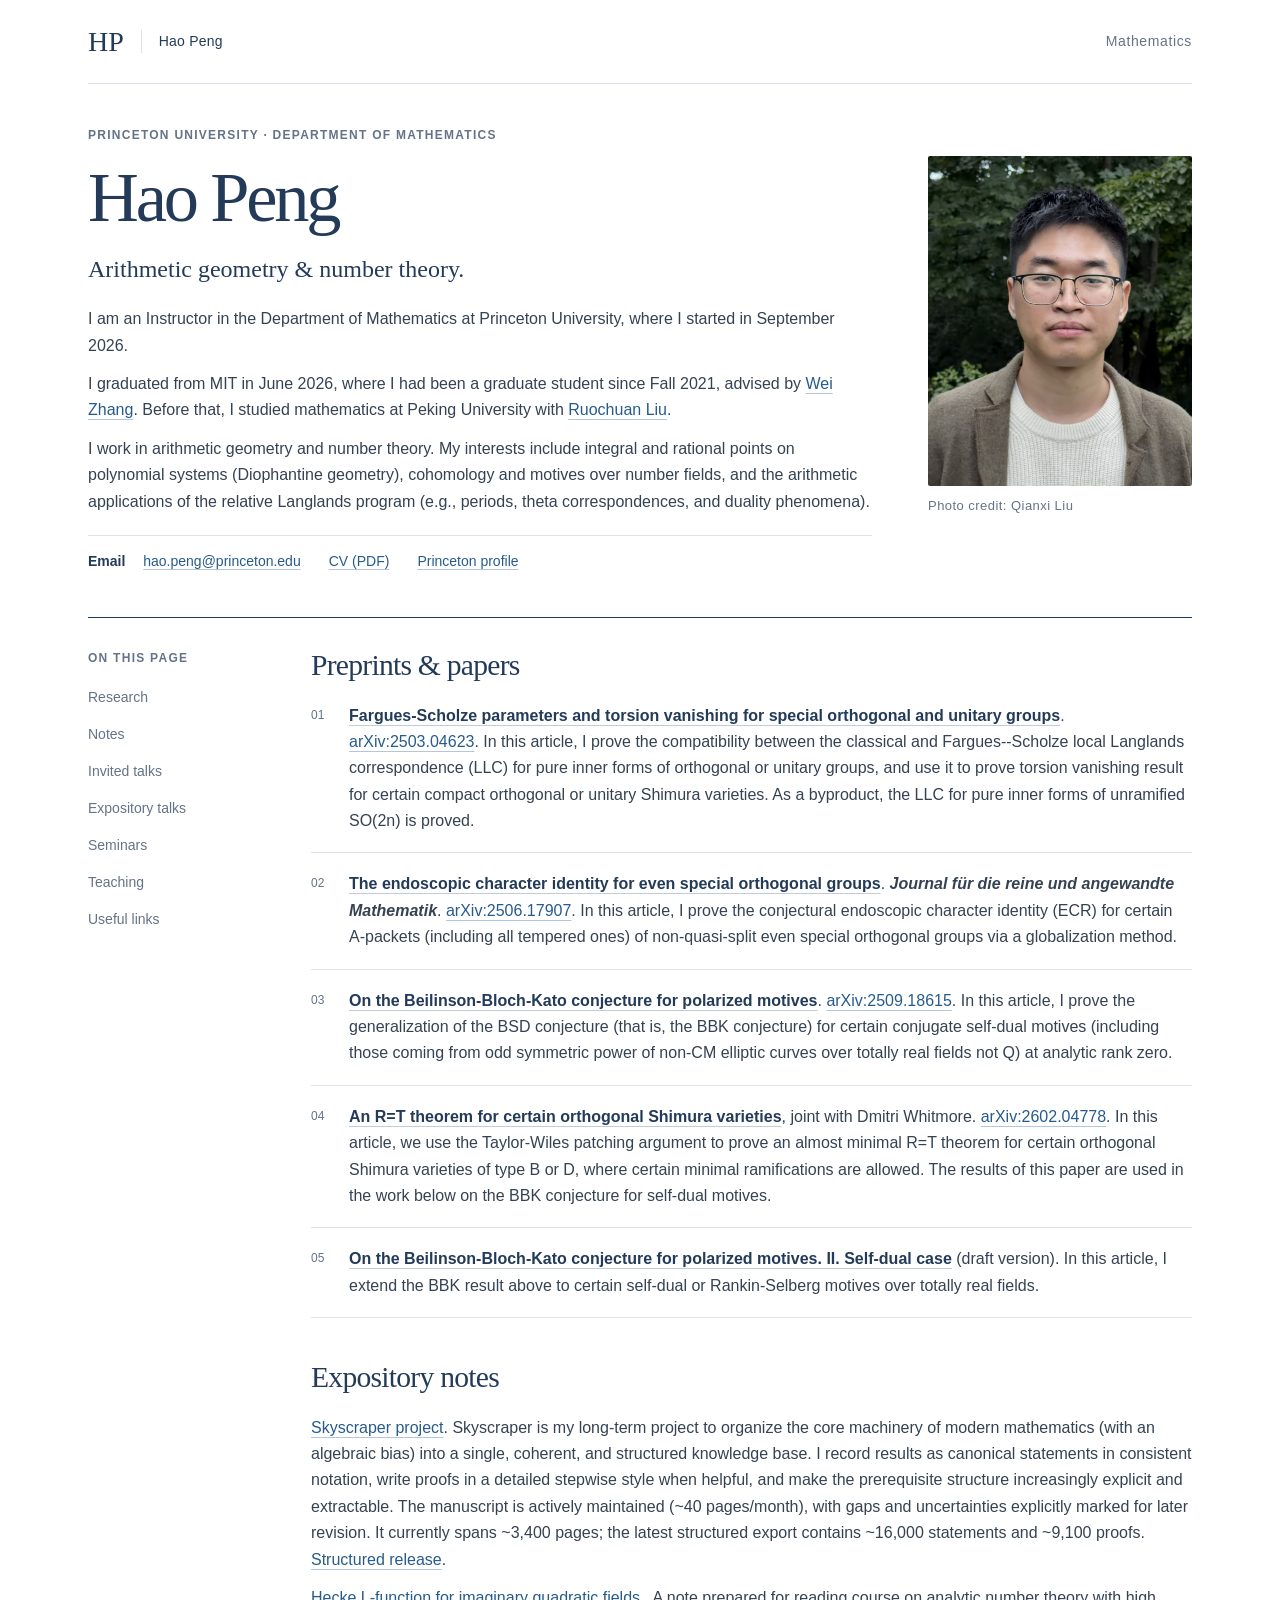
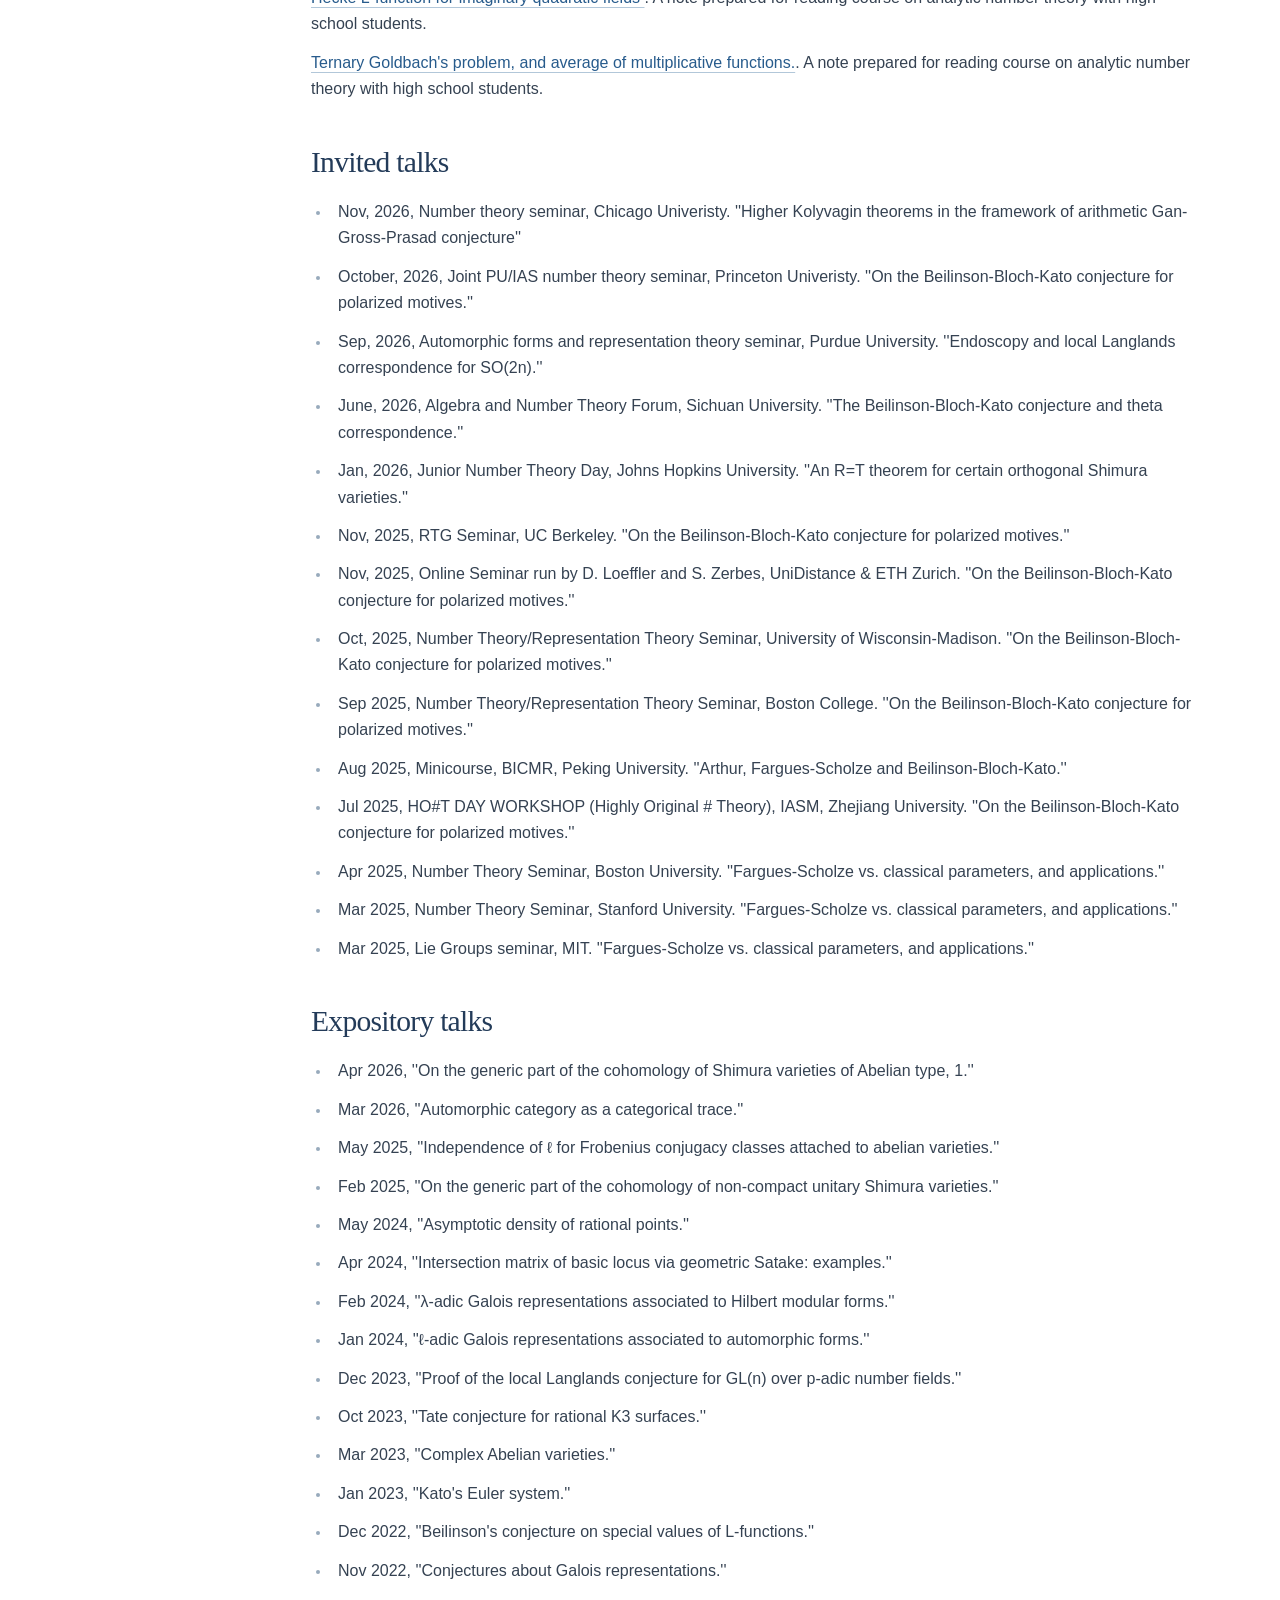
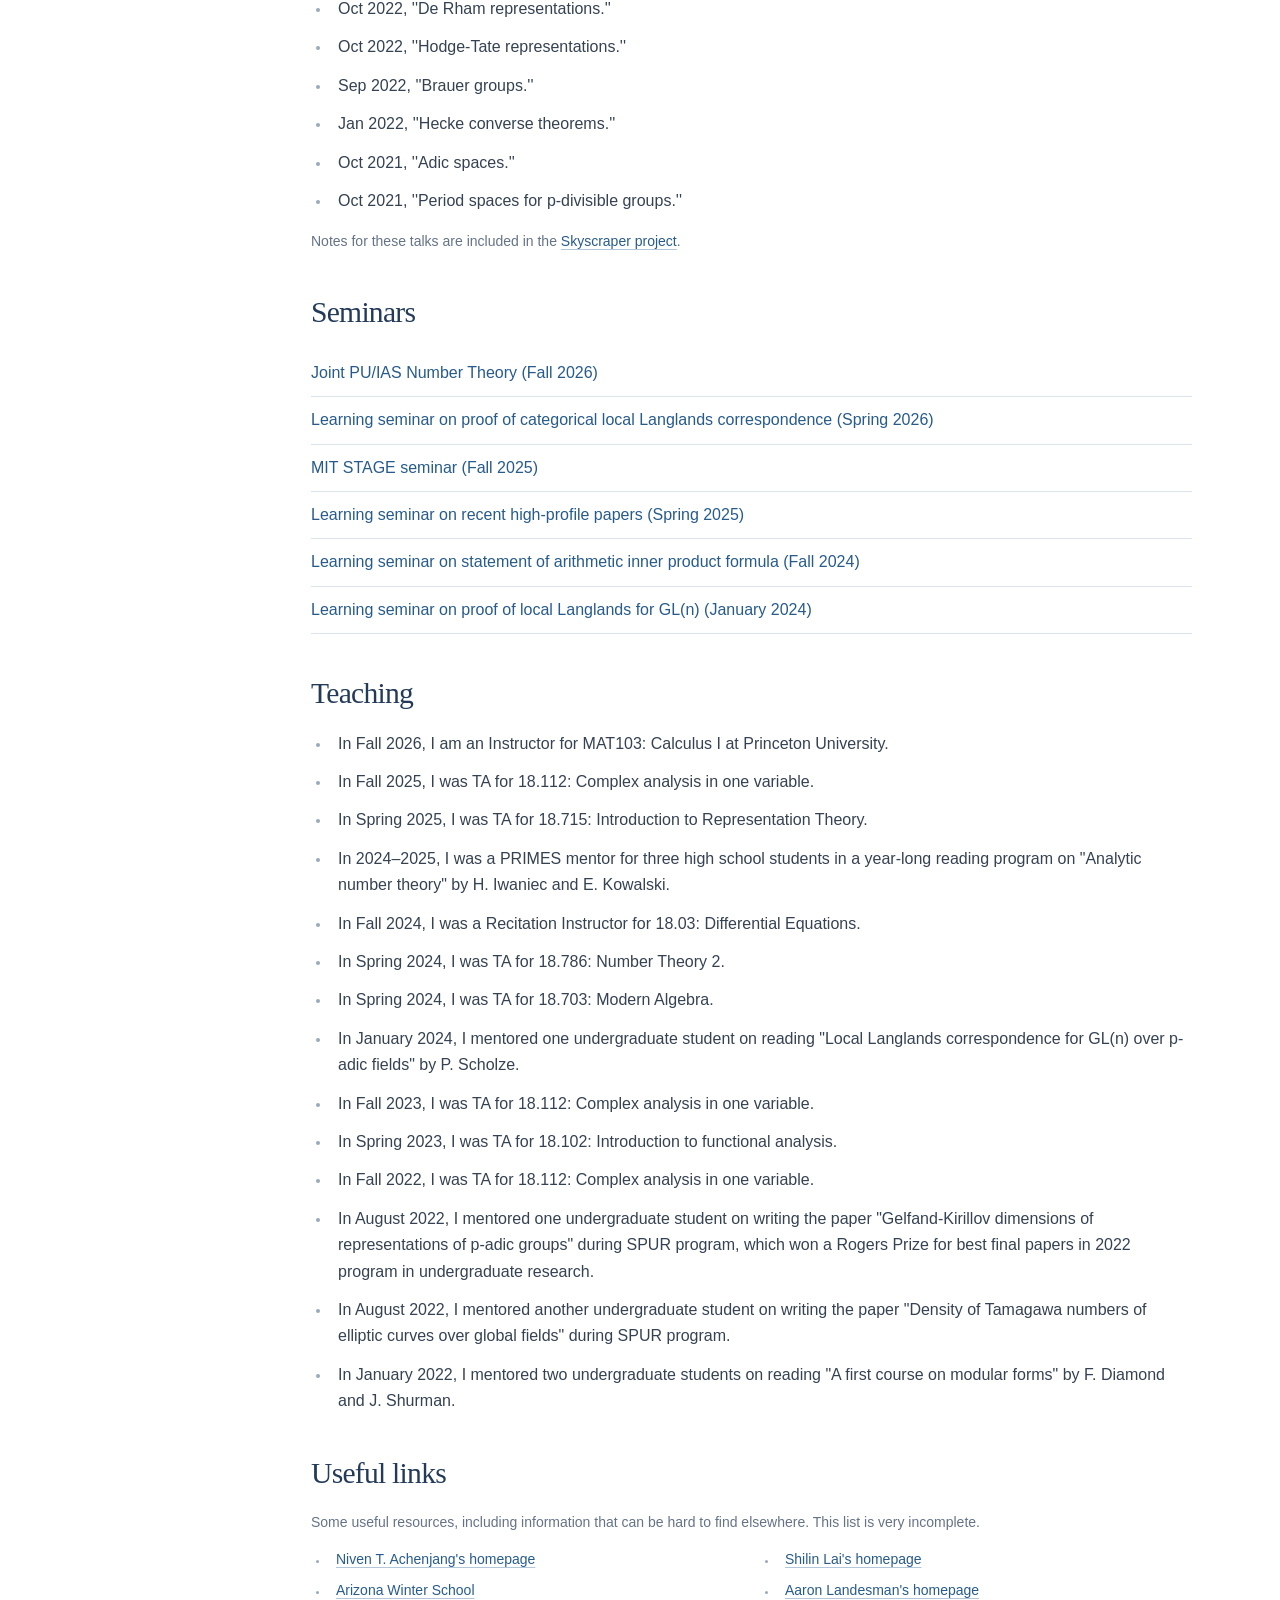
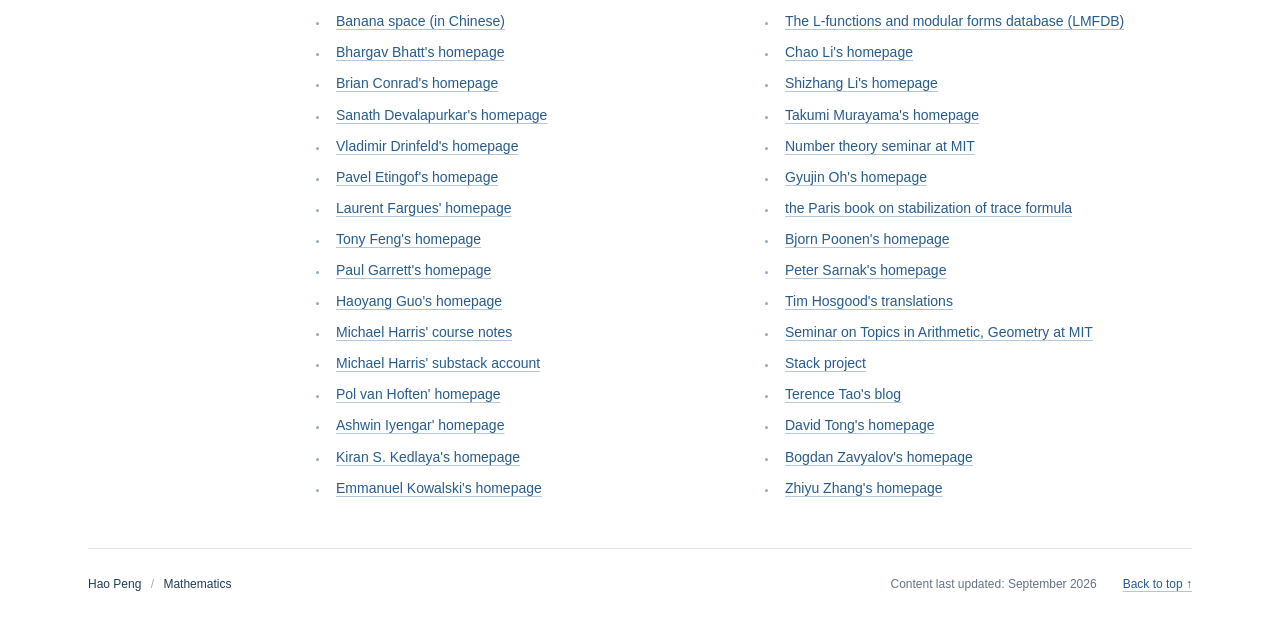
<file: index.html>
<!doctype html>
<html lang="en-US"><head>
<meta charset="utf-8">
<meta name="viewport" content="width=device-width, initial-scale=1">
<title>Hao Peng | Arithmetic Geometry &amp; Number Theory</title>
<meta name="description" content="Hao Peng, Instructor in the Department of Mathematics at Princeton University. Research in arithmetic geometry, number theory, and the Langlands program; papers, expository notes, seminars, and teaching.">
<meta name="theme-color" content="#233b59">
<link rel="icon" type="image/svg+xml" href="data:image/svg+xml,%3Csvg%20xmlns%3D%27http%3A//www.w3.org/2000/svg%27%20viewBox%3D%270%200%2064%2064%27%3E%3Crect%20width%3D%2764%27%20height%3D%2764%27%20rx%3D%278%27%20fill%3D%27%23233b59%27/%3E%3Ctext%20x%3D%2732%27%20y%3D%2743%27%20text-anchor%3D%27middle%27%20fill%3D%27white%27%20font-family%3D%27Georgia%2Cserif%27%20font-size%3D%2735%27%3EH%3C/text%3E%3C/svg%3E">
<link rel="stylesheet" href="styles.css?v=20260911-compact">
<!-- Analytics configuration retained from the supplied website. -->
<script src="https://cdn.usefathom.com/script.js" data-site="CHXLIJWJ" defer></script>
</head>
<body>
<a class="skip-link" href="#main">Skip to content</a>
<div class="site-shell">
<header class="site-header"><a class="wordmark" href="./index.html" aria-label="Hao Peng home">HP<span class="wordmark-rule"></span><span>Hao Peng</span></a><span class="header-label">Mathematics</span></header>
<main id="main">
<section class="hero" id="about" aria-labelledby="name">
<div class="hero-copy"><p class="eyebrow">Princeton University · Department of Mathematics</p><h1 id="name">Hao Peng</h1><p class="research-field">Arithmetic geometry &amp; number theory.</p><div class="about-copy"><p>I am an Instructor in the Department of Mathematics at Princeton University, where I started in September 2026.</p>
<p>I graduated from MIT in June 2026, where I had been a graduate student since Fall 2021, advised by <a href="https://math.mit.edu/directory/profile.html?pid=1998">Wei Zhang</a>. Before that, I studied mathematics at Peking University with <a href="http://faculty.bicmr.pku.edu.cn/~ruochuan/">Ruochuan Liu</a>.</p>
<p>
I work in arithmetic geometry and number theory. My interests include integral and rational points on polynomial systems (Diophantine geometry), cohomology and motives over number fields, and the arithmetic applications of the relative Langlands program (e.g., periods, theta correspondences, and duality phenomena). 
</p>

<!--
<p>In my leisure time, I enjoy writing notes, snowboarding, holdem poker and road trips.</p>
--></div><p class="contact" id="contact"><span class="contact-email"><span class="contact-label">Email</span> <a href="mailto:hao.peng@princeton.edu">hao.peng@princeton.edu</a></span><a class="cv-link" href="Hao_Peng_CV.pdf?v=f455aeb4" target="_blank" rel="noopener">CV (PDF)</a><a href="https://www.math.princeton.edu/people/hao-peng" target="_blank" rel="noopener">Princeton profile</a></p></div>
<figure class="portrait"><img src="park.jpeg" alt="Portrait of Hao Peng outdoors" width="1920" height="2560" fetchpriority="high"><figcaption>Photo credit: Qianxi Liu</figcaption></figure>
</section>
<div class="content-layout"><aside class="contents"><nav aria-label="On this page"><p class="eyebrow">On this page</p><a href="#research">Research</a>
<a href="#notes">Notes</a>
<a href="#invited-talks">Invited talks</a>
<a href="#expository-talks">Expository talks</a>
<a href="#seminars">Seminars</a>
<a href="#teaching">Teaching</a>
<a href="#links">Useful links</a></nav></aside><div class="sections"><section id="research" aria-labelledby="research-heading"><h2 id="research-heading">Preprints & papers</h2><ul>
    <li>
        <a href="FS_compatibility.pdf">Fargues-Scholze parameters and torsion vanishing for special orthogonal and unitary groups</a>. <a href="http://arxiv.org/abs/2503.04623">arXiv:2503.04623</a>. In this article, I prove the compatibility between the classical and Fargues--Scholze local Langlands correspondence (LLC) for pure inner forms of orthogonal or unitary groups, and use it to prove torsion vanishing result for certain compact orthogonal or unitary Shimura varieties. As a byproduct, the LLC for pure inner forms of unramified SO(2n) is proved.
    </li>
    <li>
        <a href="ECR-even-orthogonal.pdf">The endoscopic character identity for even special orthogonal groups</a>. <b><cite lang="de">Journal f&uuml;r die reine und angewandte Mathematik</cite></b>. <a href="https://arxiv.org/abs/2506.17907">arXiv:2506.17907</a>. In this article, I prove the conjectural endoscopic character identity (ECR) for certain A-packets (including all tempered ones) of non-quasi-split even special orthogonal groups via a globalization method.
    </li>
    <li>
        <a href="On%20the%20Beilinson-Bloch-Kato%20conjecture%20for%20polarized%20motives.pdf"> On the Beilinson-Bloch-Kato conjecture for polarized motives</a>. <a href="http://arxiv.org/abs/2509.18615">arXiv:2509.18615</a>. In this article, I prove the generalization of the BSD conjecture (that is, the BBK conjecture) for certain conjugate self-dual motives (including those coming from odd symmetric power of non-CM elliptic curves over totally real fields not Q) at analytic rank zero.
    </li>
    <li>
        <a href="R_T_orthogonal.pdf">An R=T theorem for certain orthogonal Shimura varieties</a>, joint with Dmitri Whitmore.  <a href="https://arxiv.org/abs/2602.04778">arXiv:2602.04778</a>. In this article, we use the Taylor-Wiles patching argument to prove an almost minimal R=T theorem for certain orthogonal Shimura varieties of type B or D, where certain minimal ramifications are allowed. The results of this paper are used in the work below on the BBK conjecture for self-dual motives.
    </li>
    <li>
        <a href="BBK_orthogonal.pdf">On the Beilinson-Bloch-Kato conjecture for polarized motives. II. Self-dual case</a> (draft version). In this article, I extend the BBK result above to certain self-dual or Rankin-Selberg motives over totally real fields.
    </li>
</ul></section><section id="notes" aria-labelledby="notes-heading"><h2 id="notes-heading">Expository notes</h2><ul>
    <li>
        <a href="skyscraper.pdf" target="_blank" rel="noopener">Skyscraper project</a>.
        Skyscraper is my long-term project to organize the core machinery of modern mathematics (with an algebraic bias) into a single, coherent, and structured knowledge base. I record results as canonical statements in consistent notation, write proofs in a detailed stepwise style when helpful, and make the prerequisite structure increasingly explicit and extractable. The manuscript is actively maintained (~40 pages/month), with gaps and uncertainties explicitly marked for later revision. It currently spans ~3,400 pages; the latest structured export contains ~16,000 statements and ~9,100 proofs.
        <a href="skyscraper-structured-release-2026-03-05.zip" target="_blank" rel="noopener">Structured release</a>.
    </li>
    <li>
        <a href="Hecke_L_Imaginary_Quadratic.pdf"> Hecke L-function for imaginary quadratic fields </a>. A note prepared for reading course on analytic number theory with high school students.
    </li>
    <li>
        <a href="20240915.pdf"> Ternary Goldbach's problem, and average of multiplicative functions.</a>. A note prepared for reading course on analytic number theory with high school students.
    </li>
</ul></section><section id="invited-talks" aria-labelledby="invited-talks-heading"><h2 id="invited-talks-heading">Invited talks</h2><ul>
    <li>
        Nov, 2026, Number theory seminar, Chicago Univeristy. ''Higher Kolyvagin theorems in the framework of arithmetic Gan-Gross-Prasad conjecture''
    </li>
    <li>
        October, 2026, Joint PU/IAS number theory seminar, Princeton Univeristy. ''On the Beilinson-Bloch-Kato conjecture for polarized motives.''
    </li>
    <li>
        Sep, 2026, Automorphic forms and representation theory seminar, Purdue University. ''Endoscopy and local Langlands correspondence for SO(2n).''
    </li>
    <li>
        June, 2026, Algebra and Number Theory Forum, Sichuan University. ''The Beilinson-Bloch-Kato conjecture and theta correspondence.''
    </li>
    <li>
        Jan, 2026, Junior Number Theory Day, Johns Hopkins University. ''An R=T theorem for certain orthogonal Shimura varieties.''
    </li>
    
    <li>
        Nov, 2025, RTG Seminar, UC Berkeley. ''On the Beilinson-Bloch-Kato conjecture for polarized motives.''
    </li>
    <li>
        Nov, 2025, Online Seminar run by D. Loeffler and S. Zerbes, UniDistance & ETH Zurich. ''On the Beilinson-Bloch-Kato conjecture for polarized motives.''
    </li>
    <li>
        Oct, 2025, Number Theory/Representation Theory Seminar, University of Wisconsin-Madison. ''On the Beilinson-Bloch-Kato conjecture for polarized motives.''
    </li>
    <li>
        Sep 2025, Number Theory/Representation Theory Seminar, Boston College. ''On the Beilinson-Bloch-Kato conjecture for polarized motives.''
    </li>
    <li>
        Aug 2025, Minicourse, BICMR, Peking University. ''Arthur, Fargues-Scholze and Beilinson-Bloch-Kato.''
    </li>
    <li>
        Jul 2025, HO#T DAY WORKSHOP (Highly Original # Theory), IASM, Zhejiang University. ''On the Beilinson-Bloch-Kato conjecture for polarized motives.''
    </li>
    <li>
        Apr 2025, Number Theory Seminar, Boston University. ''Fargues-Scholze vs. classical parameters, and applications.''
    </li>
    <li>
        Mar 2025, Number Theory Seminar, Stanford University. ''Fargues-Scholze vs. classical parameters, and applications.''
    </li>
    <li>
        Mar 2025, Lie Groups seminar, MIT. ''Fargues-Scholze vs. classical parameters, and applications.''
    </li>
</ul></section><section id="expository-talks" aria-labelledby="expository-talks-heading"><h2 id="expository-talks-heading">Expository talks</h2><ul>
    <li>
        Apr 2026, ''On the generic part of the cohomology of Shimura varieties of Abelian type, 1.''
    </li>
    <li>
        Mar 2026, ''Automorphic category as a categorical trace.''
    </li>
    <li>
        May 2025, ''Independence of ℓ for Frobenius conjugacy classes attached to abelian varieties.''
    </li>
    <li>
        Feb 2025, ''On the generic part of the cohomology of non-compact unitary Shimura varieties.''
    </li>
    <li>
        May 2024, ''Asymptotic density of rational points.''
    </li>
    <li>
        Apr 2024, ''Intersection matrix of basic locus via geometric Satake: examples.''
    </li>
    <li>
        Feb 2024, ''λ-adic Galois representations associated to Hilbert modular forms.''
    </li>
    <li>
        Jan 2024, ''ℓ-adic Galois representations associated to automorphic forms.''
    </li>
    <li>
        Dec 2023, ''Proof of the local Langlands conjecture for GL(n) over p-adic number fields.''
    </li>
    <li>
        Oct 2023, ''Tate conjecture for rational K3 surfaces.''
    </li>
    <li>
        Mar 2023, ''Complex Abelian varieties.''
    </li>
    <li>
        Jan 2023, ''Kato's Euler system.''
    </li>
    <li>
        Dec 2022, ''Beilinson's conjecture on special values of L-functions.''
    </li>
    <li>
        Nov 2022, ''Conjectures about Galois representations.''
    </li>
    <li>
        Oct 2022, ''De Rham representations.''
    </li>
    <li>
        Oct 2022, ''Hodge-Tate representations.''
    </li>
    <li>
        Sep 2022, ''Brauer groups.''
    </li>
    <li>
        Jan 2022, ''Hecke converse theorems.''
    </li>
    <li>
        Oct 2021, ''Adic spaces.''
    </li>
    <li>
        Oct 2021, ''Period spaces for p-divisible groups.''
    </li>
    
</ul><p class="section-note">Notes for these talks are included in the <a href="skyscraper.pdf">Skyscraper project</a>.</p></section><section id="seminars" aria-labelledby="seminars-heading"><h2 id="seminars-heading">Seminars</h2><ul>
<li>
    <a href="https://www.math.princeton.edu/events/seminars/joint-puias-number-theory">Joint PU/IAS Number Theory (Fall 2026)</a>
</li>
<li>
    
            <a href="https://sites.google.com/view/26spring-cllc/home">Learning seminar on proof of categorical local Langlands correspondence (Spring 2026)</a>
        
</li>
<li>
    
          <a href="https://math.mit.edu/nt/">MIT STAGE seminar (Fall 2025)</a>
        
</li>
<li>
    
          <a href="./learning-seminar.html">Learning seminar on recent high-profile papers (Spring 2025)</a>
        
</li>
<li>
    
          <a href="./AIPF-seminar.html">Learning seminar on statement of arithmetic inner product formula (Fall 2024)</a>
        
</li>
<li>
    
          <a href="./LLC-seminar.html">Learning seminar on proof of local Langlands for GL(n) (January 2024)</a>
        
</li>
</ul></section><section id="teaching" aria-labelledby="teaching-heading"><h2 id="teaching-heading">Teaching</h2><ul>
    <li>
        In Fall 2026, I am an Instructor for MAT103: Calculus I at Princeton University.
    </li>
    <li>
        In Fall 2025, I was TA for 18.112: Complex analysis in one variable.
    </li>
    <li>
        In Spring 2025, I was TA for 18.715: Introduction to Representation Theory.
    </li>
    <li>
        In 2024–2025, I was a PRIMES mentor for three high school students in a year-long reading program on "Analytic number theory" by H. Iwaniec and E. Kowalski.
    </li>
    <li>
        In Fall 2024, I was a Recitation Instructor for 18.03: Differential Equations.
    </li>
    <li>
        In Spring 2024, I was TA for 18.786: Number Theory 2.
    </li>
    <li>
        In Spring 2024, I was TA for 18.703: Modern Algebra.
    </li>
    <li>
        In January 2024, I mentored one undergraduate student on reading "Local Langlands correspondence for GL(n) over p-adic fields" by P. Scholze.
    </li>
    <li>
        In Fall 2023, I was TA for 18.112: Complex analysis in one variable.
    </li>
    <li>
        In Spring 2023, I was TA for 18.102: Introduction to functional analysis.
    </li>
    <li>
        In Fall 2022, I was TA for 18.112: Complex analysis in one variable.
    </li>
    <li>
        In August 2022, I mentored one undergraduate student on writing the paper "Gelfand-Kirillov dimensions of representations of p-adic groups" during SPUR program, which won a Rogers Prize for best final papers in 2022 program in undergraduate research.
    </li>
    <li>
        In August 2022, I mentored another undergraduate student on writing the paper "Density of Tamagawa numbers of elliptic curves over global fields" during SPUR program.
    </li>
    <li>
        In January 2022, I mentored two undergraduate students on reading "A first course on modular forms" by F. Diamond and J. Shurman.
    </li>
</ul></section><section id="links" aria-labelledby="links-heading"><h2 id="links-heading">Useful links</h2><p>Some useful resources, including information that can be hard to find elsewhere. This list is very incomplete.</p>
<ul>
    <li>
        <a href="https://www.mit.edu/~NivenT/">Niven T. Achenjang's homepage</a>
    </li>
    <li>
        <a href="https://swc-math.github.io/aws/index.html">Arizona Winter School</a>
    </li>
    <li>
        <a href="https://www.bananaspace.org/wiki/首页">Banana space (in Chinese)</a>
    </li>
    <li>
        <a href="https://www.math.ias.edu/~bhatt/">Bhargav Bhatt's homepage</a>
    </li>
    <li>
        <a href="http://math.stanford.edu/~conrad/">Brian Conrad's homepage</a>
    </li>
    <li>
        <a href="https://sanathdevalapurkar.github.io">Sanath Devalapurkar's homepage</a>
    </li>
    <li>
        <a href="https://math.uchicago.edu/~drinfeld/">Vladimir Drinfeld's homepage</a>
    </li>
    <li>
        <a href="https://math.mit.edu/~etingof/teaching.html">Pavel Etingof's homepage</a>
    </li>
    <li>
        <a href="https://webusers.imj-prg.fr/~laurent.fargues/index.html">Laurent Fargues' homepage</a>
    </li>
    <li>
        <a href="https://math.berkeley.edu/~fengt/">Tony Feng's homepage</a>
    </li>
    <li>
        <a href="https://www-users.cse.umn.edu/~garrett/m/v/">Paul Garrett's homepage</a>
    </li>
    <li>
        <a href="https://sites.google.com/umich.edu/hyg">Haoyang Guo's homepage</a>
    </li>
    <li>
        <a href="https://webusers.imj-prg.fr/~michael.harris/courses.html">Michael Harris' course notes</a>
    </li>
    <li>
        <a href="https://substack.com/profile/5280963-michael-harris">Michael Harris' substack account</a>
    </li>
    <li>
        <a href="https://polvanhoften2.github.io">Pol van Hoften' homepage</a>
    </li>
    <li>
        <a href="https://ashwiniyengar.github.io/notes/">Ashwin Iyengar' homepage</a>
    </li>
    <li>
        <a href="https://mathweb.ucsd.edu/~kedlaya/cgi-bin/confs.cgi">Kiran S. Kedlaya's homepage</a>
    </li>
    <li>
        <a href="https://people.math.ethz.ch/~kowalski/">Emmanuel Kowalski's homepage</a>
    </li>
    <li>
        <a href="https://web.ma.utexas.edu/users/sl55444/">Shilin Lai's homepage</a>
    </li>
    <li>
        <a href="https://people.math.harvard.edu/~landesman/notes.html">Aaron Landesman's homepage</a>
    </li>
    <li>
        <a href="http://www.lmfdb.org">The L-functions and modular forms database (LMFDB)</a>
    </li>
    <li>
        <a href="http://www.math.columbia.edu/~chaoli/">Chao Li's homepage</a>
    </li>
    <li>
        <a href="http://shizhang.li/about%20me.html">Shizhang Li's homepage</a>
    </li>
    <li>
        <a href="https://www.math.purdue.edu/~murayama/">Takumi Murayama's homepage</a>
    </li>
    <li>
        <a href="https://math.mit.edu/nt/">Number theory seminar at MIT</a>
    </li>
    <li>
        <a href="https://math.columbia.edu/~gyujinoh/">Gyujin Oh's homepage</a>
    </li>
    <li>
        <a href="https://www.imj-prg.fr/fa/bpFiles/">the Paris book on stabilization of trace formula</a>
    </li>
    <li>
        <a href="https://math.mit.edu/~poonen/">Bjorn Poonen's homepage</a>
    </li>
    <li>
        <a href="http://publications.ias.edu/sarnak">Peter Sarnak's homepage</a>
    </li>
    <li>
        <a href="https://thosgood.com/translations/">Tim Hosgood's translations</a>
    </li>
    <li>
        <a href="https://math.mit.edu/nt/stage.html">Seminar on Topics in Arithmetic, Geometry at MIT</a>
    </li>
    <li>
        <a href="https://stacks.math.columbia.edu">Stack project</a>
    </li>
    <li>
        <a href="https://terrytao.wordpress.com">Terence Tao's blog</a>
    </li>
    <li>
        <a href="https://www.damtp.cam.ac.uk/user/tong/teaching.html">David Tong's homepage</a>
    </li>
    <li>
        <a href="https://bogdanzavyalov.com">Bogdan Zavyalov's homepage</a>
    </li>
    <li>
        <a href="https://stanford.edu/~zyuzhang/">Zhiyu Zhang's homepage</a>
    </li>
</ul></section></div></div>
</main>
<footer><span>Hao Peng <span class="footer-divider">/</span> Mathematics</span><span>Content last updated: September 2026</span><a href="#about">Back to top ↑</a></footer>
</div></body></html>
</file>
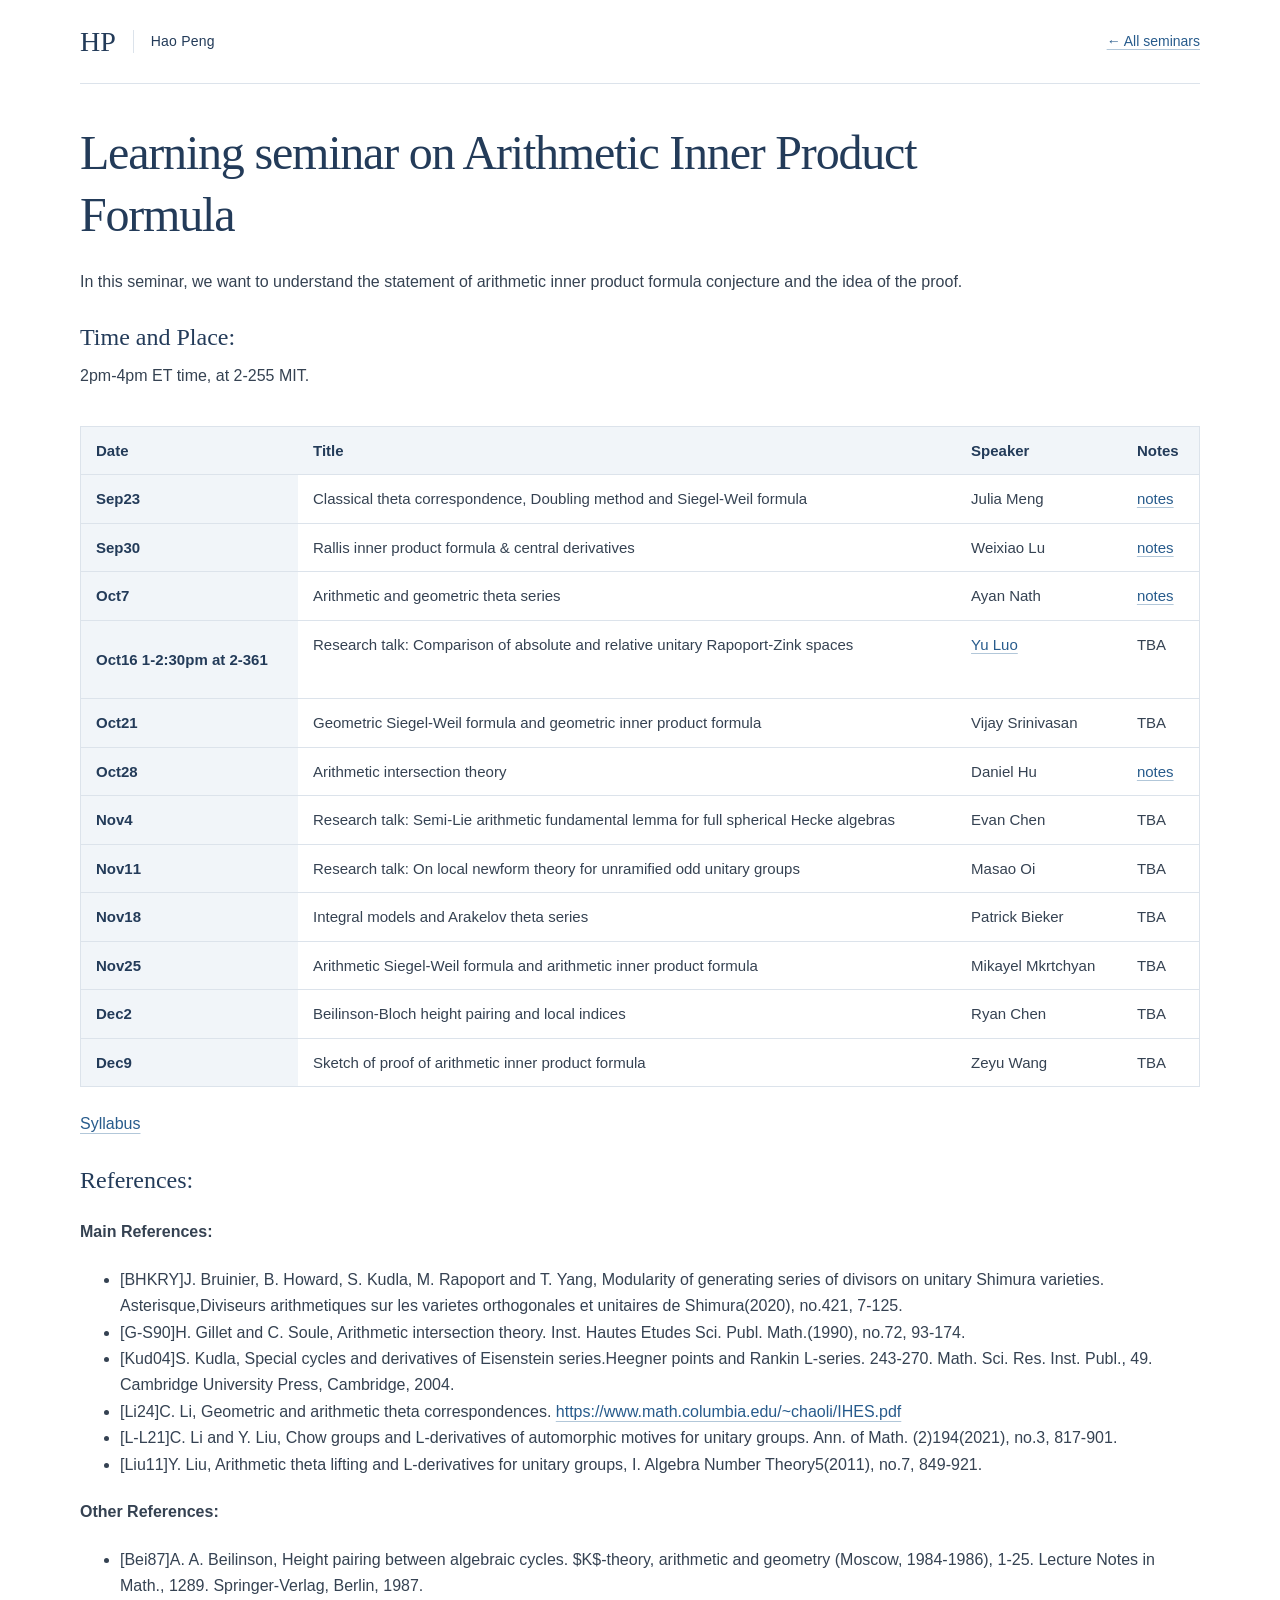
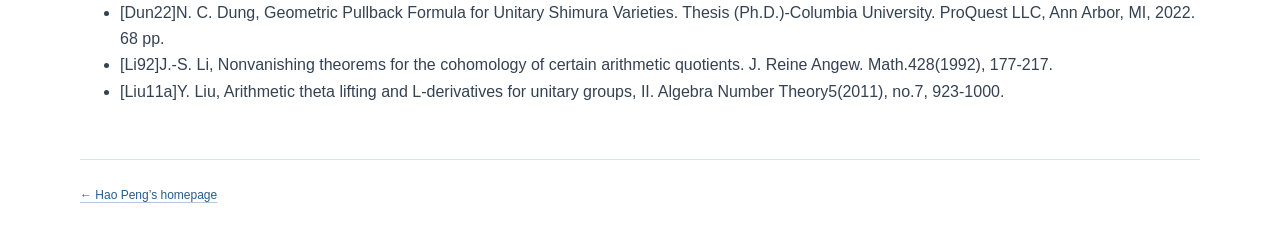
<file: AIPF-seminar.html>
<!doctype html>
<html lang="en-US"><head>
<meta charset="utf-8">
<meta name="viewport" content="width=device-width, initial-scale=1">
<title>Learning seminar on Arithmetic Inner Product Formula | Hao Peng</title>
<meta name="description" content="Learning seminar on Arithmetic Inner Product Formula">
<meta name="theme-color" content="#233b59">
<link rel="icon" type="image/svg+xml" href="data:image/svg+xml,%3Csvg%20xmlns%3D%27http%3A//www.w3.org/2000/svg%27%20viewBox%3D%270%200%2064%2064%27%3E%3Crect%20width%3D%2764%27%20height%3D%2764%27%20rx%3D%278%27%20fill%3D%27%23233b59%27/%3E%3Ctext%20x%3D%2732%27%20y%3D%2743%27%20text-anchor%3D%27middle%27%20fill%3D%27white%27%20font-family%3D%27Georgia%2Cserif%27%20font-size%3D%2735%27%3EH%3C/text%3E%3C/svg%3E">
<link rel="stylesheet" href="styles.css?v=20260911-compact">
<!-- Analytics configuration retained from the supplied website. -->
<script src="https://cdn.usefathom.com/script.js" data-site="CHXLIJWJ" defer></script>
</head><body><a class="skip-link" href="#main">Skip to content</a><div class="seminar-shell"><header class="site-header"><a class="wordmark" href="./index.html">HP<span class="wordmark-rule"></span><span>Hao Peng</span></a><a class="back-home" href="./index.html#seminars">← All seminars</a></header><main class="seminar-content" id="main"><h1>Learning seminar on Arithmetic Inner Product Formula</h1>

In this seminar, we want to understand the statement of arithmetic inner product formula conjecture and the idea of the proof.

<h3>Time and Place:</h3>2pm-4pm ET time, at 2-255 MIT.

<br><br>

    <div class="table-scroll" tabindex="0" role="region" aria-label="Seminar schedule"><table>
        <tr>
            <th>Date</th>
            <th>Title</th>
            <th>Speaker</th>
            <th>Notes</th>
        </tr>
        <tr>
            <th>Sep23</th>
            <td>Classical theta correspondence, Doubling method and Siegel-Weil formula</td>
            <td>Julia Meng</td>
            <td><a href="theta_correspondence_and_siegel_weil_Julia_Meng.pdf">notes</a></td>
        </tr>
        <tr>
            <th>Sep30</th>
            <td>Rallis inner product formula & central derivatives</td>
            <td>Weixiao Lu</td>
            <td><a href="Rallis_inner_product_formula_Weixiao_Lu.pdf">notes</a></td>
        </tr>
        <tr>
            <th>Oct7</th>
            <td>Arithmetic and geometric theta series</td>
            <td>Ayan Nath</td>
            <td><a href="https://ayan7744.github.io/theta-series.pdf">notes</a></td>
        </tr>
        <tr>
            <th><p>Oct16 1-2:30pm at 2-361</p></th>
            <td>Research talk: Comparison of absolute and relative unitary Rapoport-Zink spaces</td>
            <td><a href="https://people.math.wisc.edu/~yluo237/">Yu Luo</a></td>
            <td>TBA</td>
        </tr>
        <tr>
            <th>Oct21</th>
            <td>Geometric Siegel-Weil formula and geometric inner product formula</td>
            <td>Vijay Srinivasan</td>
            <td>TBA</td>
        </tr>
        <tr>
            <th>Oct28</th>
            <td>Arithmetic intersection theory</td>
            <td>Daniel Hu</td>
            <td><a href="Arithmetic_intersection_theory_Daniel_Hu.pdf">notes</td>
        </tr>
        
        <tr>
            <th>Nov4</th>
            <td>Research talk: Semi-Lie arithmetic fundamental lemma for full spherical Hecke algebras</td>
            <td>Evan Chen</td>
            <td>TBA</td>
        </tr>
        <tr>
            <th>Nov11</th>
            <td>Research talk: On local newform theory for unramified odd unitary groups</td>
            <td>Masao Oi</td>
            <td>TBA</td>
        </tr>
        <tr>
            <th>Nov18</th>
            <td>Integral models and Arakelov theta series</td>
            <td>Patrick Bieker</td>
            <td>TBA</td>
        </tr>
        <tr>
            <th>Nov25</th>
            <td>Arithmetic Siegel-Weil formula and arithmetic inner product formula</td>
            <td>Mikayel Mkrtchyan</td>
            <td>TBA</td>
        </tr>
        <tr>
            <th>Dec2</th>
            <td>Beilinson-Bloch height pairing and local indices</td>
            <td>Ryan Chen</td>
            <td>TBA</td>
        </tr>
        <tr>
            <th>Dec9</th>
            <td>Sketch of proof of arithmetic inner product formula</td>
            <td>Zeyu Wang</td>
            <td>TBA</td>
        </tr>
    </table></div>


<a href="AIPF-seminar.pdf"> Syllabus </a>
    
<h3>References:</h3>

<h4>Main References:</h4>

<ul>
    
    <li>
        [BHKRY]J. Bruinier, B. Howard, S. Kudla, M. Rapoport and T. Yang, Modularity of generating series of divisors on unitary Shimura varieties. Asterisque,Diviseurs arithmetiques sur les varietes orthogonales et unitaires de Shimura(2020), no.421, 7-125.
    </li>
    <li>
        [G-S90]H. Gillet and C. Soule, Arithmetic intersection theory. Inst. Hautes Etudes Sci. Publ. Math.(1990), no.72, 93-174.
    </li>
    <li>
        [Kud04]S. Kudla, Special cycles and derivatives of Eisenstein series.Heegner points and Rankin L-series. 243-270. Math. Sci. Res. Inst. Publ., 49. Cambridge University Press, Cambridge, 2004.
    </li>
    <li>
        [Li24]C. Li, Geometric and arithmetic theta correspondences. <a href="https://www.math.columbia.edu/~chaoli/IHES.pdf">https://www.math.columbia.edu/~chaoli/IHES.pdf</a>
    </li>
    <li>
        [L-L21]C. Li and Y. Liu, Chow groups and L-derivatives of automorphic motives for unitary groups. Ann. of Math. (2)194(2021), no.3, 817-901.
    </li>
    <li>
        [Liu11]Y. Liu, Arithmetic theta lifting and L-derivatives for unitary groups, I. Algebra Number Theory5(2011), no.7, 849-921.
    </li>
</ul>

<h4>Other References:</h4>
<ul>
    <li>
        [Bei87]A. A. Beilinson, Height pairing between algebraic cycles. $K$-theory, arithmetic and geometry (Moscow, 1984-1986), 1-25. Lecture Notes in Math., 1289. Springer-Verlag, Berlin, 1987.
    </li>
    <li>
        [Dun22]N. C. Dung, Geometric Pullback Formula for Unitary Shimura Varieties. Thesis (Ph.D.)-Columbia University. ProQuest LLC, Ann Arbor, MI, 2022. 68 pp.
    </li>
    <li>
        [Li92]J.-S. Li, Nonvanishing theorems for the cohomology of certain arithmetic quotients. J. Reine Angew. Math.428(1992), 177-217.
    </li>
    <li>
        [Liu11a]Y. Liu, Arithmetic theta lifting and L-derivatives for unitary groups, II. Algebra Number Theory5(2011), no.7, 923-1000.
    </li>
</ul></main><footer><a href="./index.html">← Hao Peng’s homepage</a></footer></div></body></html>
</file>
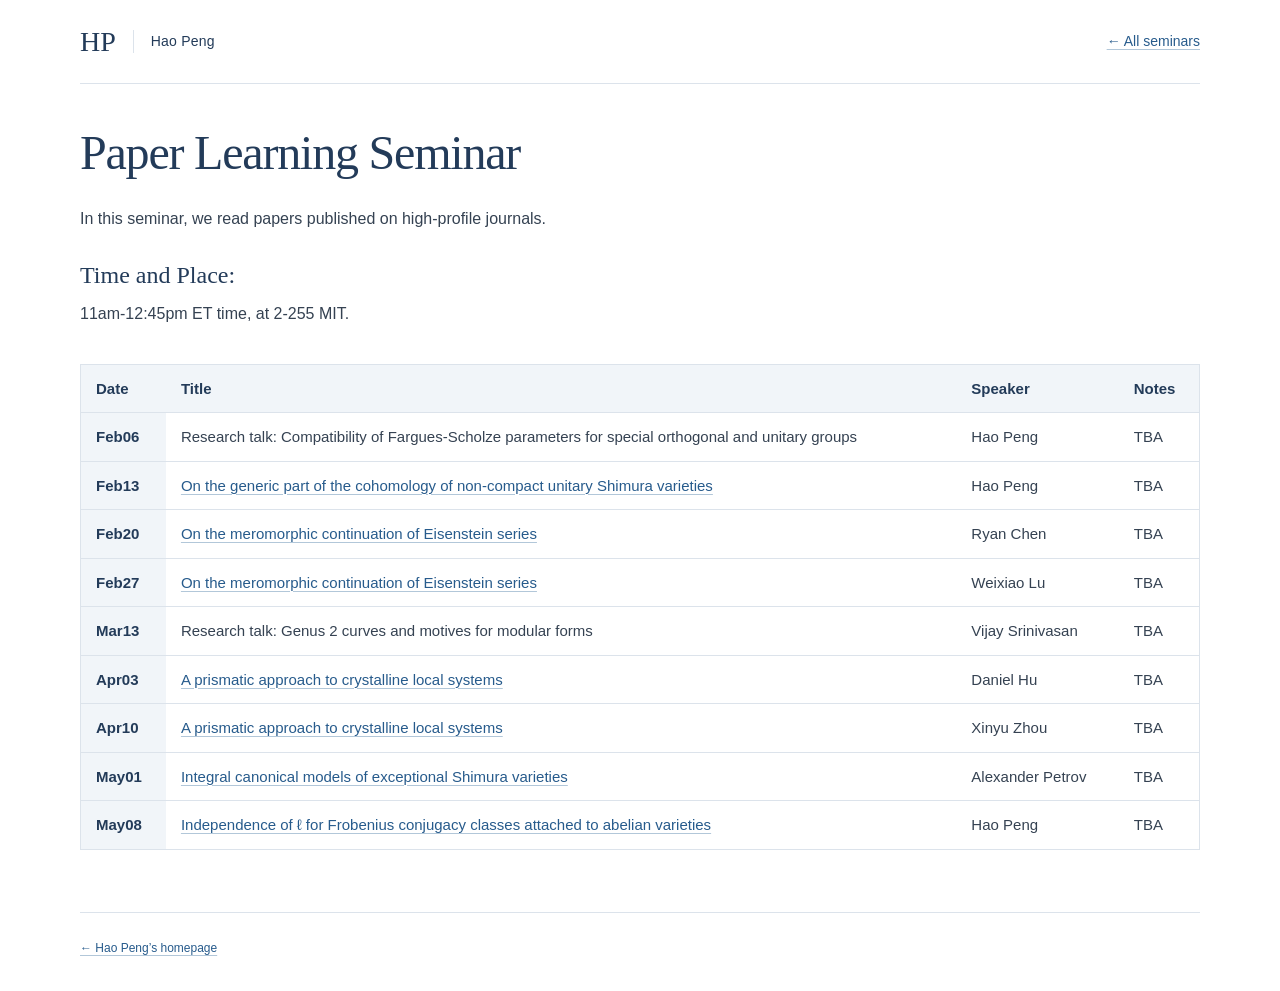
<file: learning-seminar.html>
<!doctype html>
<html lang="en-US"><head>
<meta charset="utf-8">
<meta name="viewport" content="width=device-width, initial-scale=1">
<title>Paper Learning Seminar | Hao Peng</title>
<meta name="description" content="Paper Learning Seminar">
<meta name="theme-color" content="#233b59">
<link rel="icon" type="image/svg+xml" href="data:image/svg+xml,%3Csvg%20xmlns%3D%27http%3A//www.w3.org/2000/svg%27%20viewBox%3D%270%200%2064%2064%27%3E%3Crect%20width%3D%2764%27%20height%3D%2764%27%20rx%3D%278%27%20fill%3D%27%23233b59%27/%3E%3Ctext%20x%3D%2732%27%20y%3D%2743%27%20text-anchor%3D%27middle%27%20fill%3D%27white%27%20font-family%3D%27Georgia%2Cserif%27%20font-size%3D%2735%27%3EH%3C/text%3E%3C/svg%3E">
<link rel="stylesheet" href="styles.css?v=20260911-compact">
<!-- Analytics configuration retained from the supplied website. -->
<script src="https://cdn.usefathom.com/script.js" data-site="CHXLIJWJ" defer></script>
</head><body><a class="skip-link" href="#main">Skip to content</a><div class="seminar-shell"><header class="site-header"><a class="wordmark" href="./index.html">HP<span class="wordmark-rule"></span><span>Hao Peng</span></a><a class="back-home" href="./index.html#seminars">← All seminars</a></header><main class="seminar-content" id="main"><h1>Paper Learning Seminar</h1>

In this seminar, we read papers published on high-profile journals.

<h3>Time and Place:</h3>11am-12:45pm ET time, at 2-255 MIT.

<br><br>

    <div class="table-scroll" tabindex="0" role="region" aria-label="Seminar schedule"><table>
        <tr>
            <th>Date</th>
            <th>Title</th>
            <th>Speaker</th>
            <th>Notes</th>
        </tr>
        <tr>
            <th>Feb06</th>
            <td>Research talk: Compatibility of Fargues-Scholze parameters for special orthogonal and unitary groups</td>
            <td>Hao Peng</td>
            <td>TBA</td>
        </tr>
        <tr>
            <th>Feb13</th>
            <td><a href="https://annals.math.princeton.edu/2024/199-2/p01">On the generic part of the cohomology of non-compact unitary Shimura varieties</a></td>
            <td>Hao Peng</td>
            <td>TBA</td>
        </tr>
        <tr>
            <th>Feb20</th>
            <td><a href="https://www.ams.org/journals/jams/2024-37-01/S0894-0347-2023-01020-3/">On the meromorphic continuation of Eisenstein series</a></td>
            <td>Ryan Chen</td>
            <td>TBA</td>
        </tr>
        <tr>
            <th>Feb27</th>
            <td><a href="https://www.ams.org/journals/jams/2024-37-01/S0894-0347-2023-01020-3/">On the meromorphic continuation of Eisenstein series</a></td>
            <td>Weixiao Lu</td>
            <td>TBA</td>
        </tr>
        <tr>
            <th>Mar13</th>
            <td>Research talk: Genus 2 curves and motives for modular forms</td>
            <td>Vijay Srinivasan</td>
            <td>TBA</td>
        </tr>
        <tr>
            <th>Apr03</th>
            <td><a href="https://link.springer.com/article/10.1007/s00222-024-01238-4">A prismatic approach to crystalline local systems</a></td>
            <td>Daniel Hu</td>
            <td>TBA</td>
        </tr>
        <tr>
            <th>Apr10</th>
            <td><a href="https://link.springer.com/article/10.1007/s00222-024-01238-4">A prismatic approach to crystalline local systems</a></td>
            <td>Xinyu Zhou</td>
            <td>TBA</td>
        </tr>
        <tr>
            <th>May01</th>
            <td><a href="https://arxiv.org/abs/2405.12392">Integral canonical models of exceptional Shimura varieties</a></td>
            <td>Alexander Petrov</td>
            <td>TBA</td>
        </tr>
        <tr>
            <th>May08</th>
            <td><a href="https://arxiv.org/abs/2103.09945">Independence of ℓ for Frobenius conjugacy classes attached to abelian varieties</td>
            <td>Hao Peng</td>
            <td>TBA</td>
        </tr>
    </table></div></main><footer><a href="./index.html">← Hao Peng’s homepage</a></footer></div></body></html>
</file>
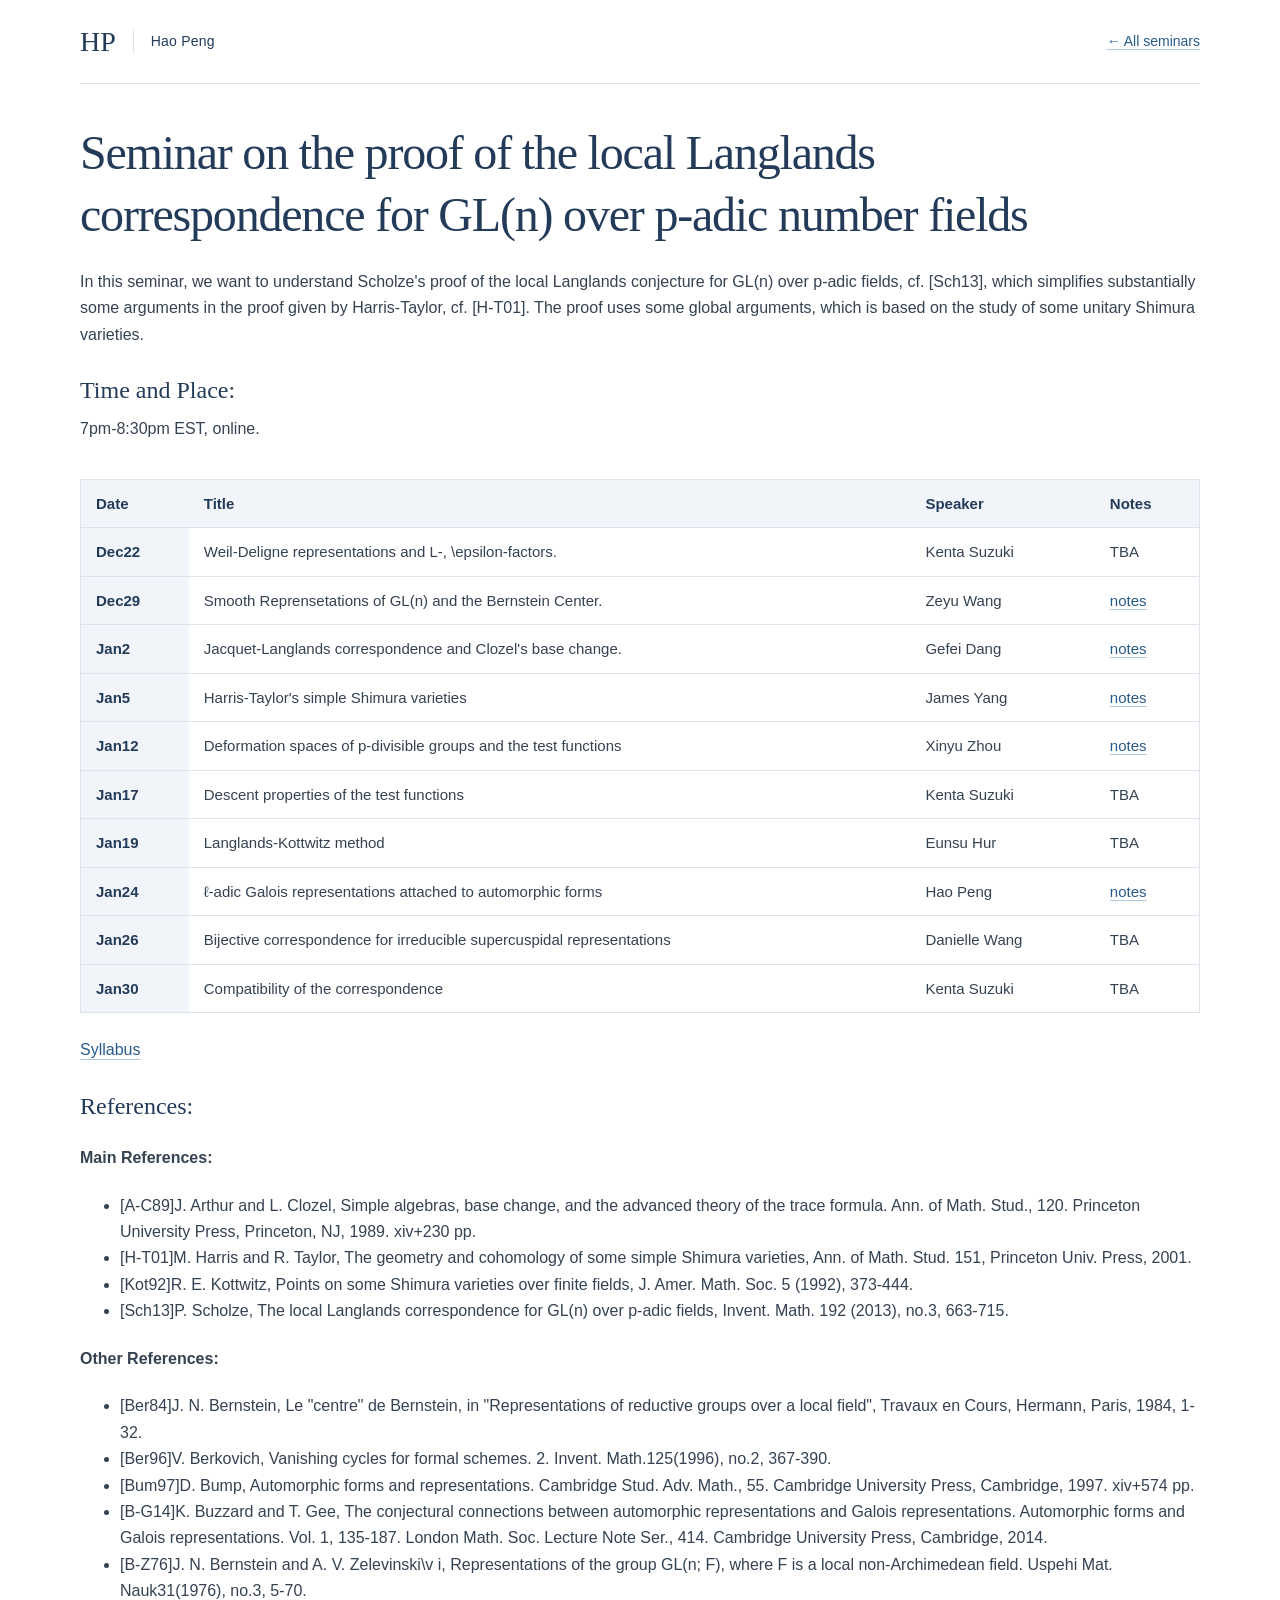
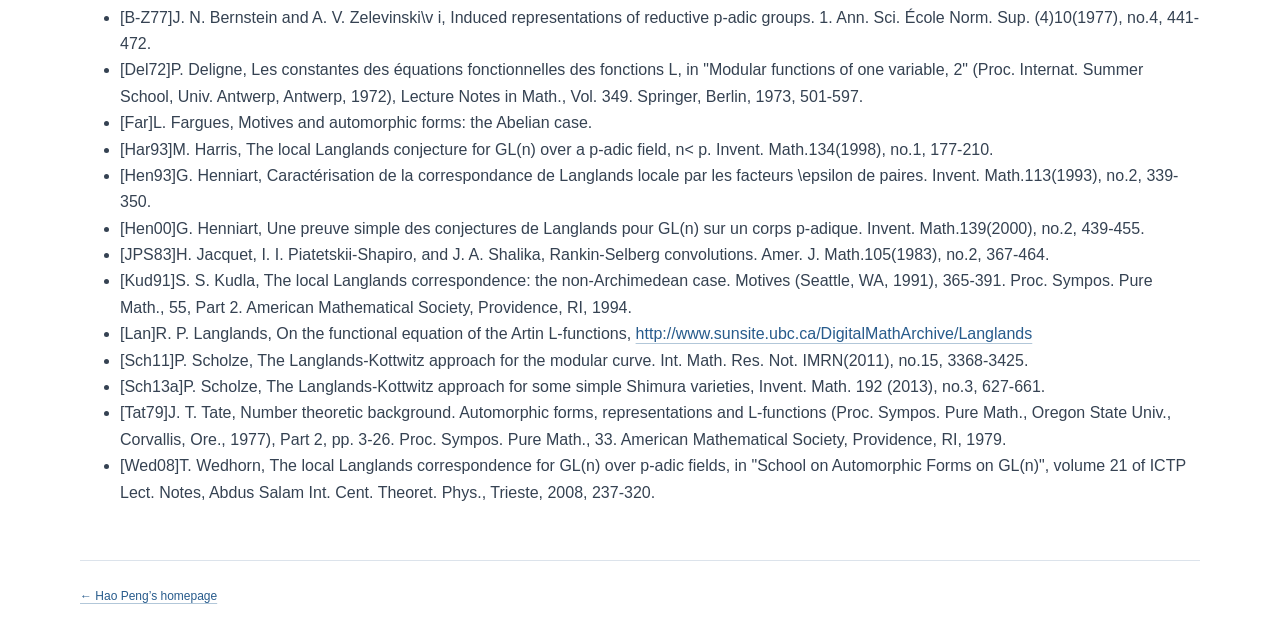
<file: LLC-seminar.html>
<!doctype html>
<html lang="en-US"><head>
<meta charset="utf-8">
<meta name="viewport" content="width=device-width, initial-scale=1">
<title>Seminar on the proof of the local Langlands correspondence for GL(n) over p-adic number fields | Hao Peng</title>
<meta name="description" content="Seminar on the proof of the local Langlands correspondence for GL(n) over p-adic number fields">
<meta name="theme-color" content="#233b59">
<link rel="icon" type="image/svg+xml" href="data:image/svg+xml,%3Csvg%20xmlns%3D%27http%3A//www.w3.org/2000/svg%27%20viewBox%3D%270%200%2064%2064%27%3E%3Crect%20width%3D%2764%27%20height%3D%2764%27%20rx%3D%278%27%20fill%3D%27%23233b59%27/%3E%3Ctext%20x%3D%2732%27%20y%3D%2743%27%20text-anchor%3D%27middle%27%20fill%3D%27white%27%20font-family%3D%27Georgia%2Cserif%27%20font-size%3D%2735%27%3EH%3C/text%3E%3C/svg%3E">
<link rel="stylesheet" href="styles.css?v=20260911-compact">
<!-- Analytics configuration retained from the supplied website. -->
<script src="https://cdn.usefathom.com/script.js" data-site="CHXLIJWJ" defer></script>
</head><body><a class="skip-link" href="#main">Skip to content</a><div class="seminar-shell"><header class="site-header"><a class="wordmark" href="./index.html">HP<span class="wordmark-rule"></span><span>Hao Peng</span></a><a class="back-home" href="./index.html#seminars">← All seminars</a></header><main class="seminar-content" id="main"><h1>Seminar on the proof of the local Langlands correspondence for GL(n) over p-adic number fields</h1>

In this seminar, we want to understand Scholze's proof of the local Langlands conjecture for GL(n) over p-adic fields, cf. [Sch13], which simplifies substantially some arguments in the proof given by Harris-Taylor, cf. [H-T01]. The proof uses some global arguments, which is based on the study of some unitary Shimura varieties.

<h3>Time and Place:</h3>7pm-8:30pm EST, online.

<br><br>

    <div class="table-scroll" tabindex="0" role="region" aria-label="Seminar schedule"><table>
        <tr>
            <th>Date</th>
            <th>Title</th>
            <th>Speaker</th>
            <th>Notes</th>
        </tr>
        <tr>
            <th>Dec22</th>
            <td>Weil-Deligne representations and L-, \epsilon-factors.</td>
            <td>Kenta Suzuki</td>
            <td>TBA</td>
        </tr>
        <tr>
            <th>Dec29</th>
            <td>Smooth Reprensetations of GL(n) and the Bernstein Center.</td>
            <td>Zeyu Wang</td>
            <td><a href="./smooth-rep-of-GL(n)-Zeyu.pdf">notes</a></td>
        </tr>
        <tr>
            <th>Jan2</th>
            <td>Jacquet-Langlands correspondence and Clozel's base change.</td>
            <td>Gefei Dang</td>
            <td><a href="./Gefei_Langlands_notes.pdf">notes</a></td>
        </tr>
        <tr>
            <th>Jan5</th>
            <td>Harris-Taylor's simple Shimura varieties</td>
            <td>James Yang</td>
            <td><a href="./James_Shimura_Varieties.pdf">notes</a></td>
        </tr>
        <tr>
            <th>Jan12</th>
            <td>Deformation spaces of p-divisible groups and the test functions</td>
            <td>Xinyu Zhou</td>
            <td><a href="./xinyu_p-divisible_group_formal_nearby_cycles.pdf">notes</a></td>
        </tr>
        <tr>
            <th>Jan17</th>
            <td>Descent properties of the test functions</td>
            <td>Kenta Suzuki</td>
            <td>TBA</td>
        </tr>
        <tr>
            <th>Jan19</th>
            <td>Langlands-Kottwitz method</td>
            <td>Eunsu Hur</td>
            <td>TBA</td>
        </tr>
        <tr>
            <th>Jan24</th>
            <td>ℓ-adic Galois representations attached to automorphic forms</td>
            <td>Hao Peng</td>
            <td><a href="./hao_peng_l_adic_Galois_automorphic_form.pdf">notes</a></td>
        </tr>
        <tr>
            <th>Jan26</th>
            <td>Bijective correspondence for irreducible supercuspidal representations</td>
            <td>Danielle Wang</td>
            <td>TBA</td>
        </tr>
        <tr>
            <th>Jan30</th>
            <td>Compatibility of the correspondence</td>
            <td>Kenta Suzuki</td>
            <td>TBA</td>
        </tr>
    </table></div>


<a href="LLC-seminar.pdf"> Syllabus </a>
    
<h3>References:</h3>

<h4>Main References:</h4>

<ul>
    <li>
        [A-C89]J. Arthur and L. Clozel, Simple algebras, base change, and the advanced theory of the trace formula. Ann. of Math. Stud., 120. Princeton University Press, Princeton, NJ, 1989. xiv+230 pp.
    </li>
    <li>
        [H-T01]M. Harris and R. Taylor, The geometry and cohomology of some simple Shimura varieties, Ann. of Math. Stud. 151, Princeton Univ. Press, 2001.
    </li>
    <li>
        [Kot92]R. E. Kottwitz, Points on some Shimura varieties over finite fields, J. Amer. Math. Soc. 5 (1992), 373-444.
    </li>
    <li>
        [Sch13]P. Scholze, The local Langlands correspondence for GL(n) over p-adic fields, Invent. Math. 192 (2013), no.3, 663-715.
    </li>
</ul>

<h4>Other References:</h4>
<ul>
    <li>
        [Ber84]J. N. Bernstein, Le "centre" de Bernstein, in "Representations of reductive groups over a local field", Travaux en Cours, Hermann, Paris, 1984, 1-32.
    </li>
    <li>
        [Ber96]V. Berkovich, Vanishing cycles for formal schemes. 2. Invent. Math.125(1996), no.2, 367-390.
    </li>
    <li>
        [Bum97]D. Bump, Automorphic forms and representations. Cambridge Stud. Adv. Math., 55. Cambridge University Press, Cambridge, 1997. xiv+574 pp.
    </li>
    <li>
        [B-G14]K. Buzzard and T. Gee, The conjectural connections between automorphic representations and Galois representations. Automorphic forms and Galois representations. Vol. 1, 135-187. London Math. Soc. Lecture Note Ser., 414. Cambridge University Press, Cambridge, 2014.
    </li>
    <li>
        [B-Z76]J. N. Bernstein and A. V. Zelevinski\v i, Representations of the group GL(n; F), where F is a local non-Archimedean field. Uspehi Mat. Nauk31(1976), no.3, 5-70.
    </li>
    <li>
        [B-Z77]J. N. Bernstein and A. V. Zelevinski\v i, Induced representations of reductive p-adic groups. 1. Ann. Sci. &Eacutecole Norm. Sup. (4)10(1977), no.4, 441-472.
    </li>
    <li>
        [Del72]P. Deligne, Les constantes des &eacutequations fonctionnelles des fonctions L, in "Modular functions of one variable, 2" (Proc. Internat. Summer School, Univ. Antwerp, Antwerp, 1972), Lecture Notes in Math., Vol. 349. Springer, Berlin, 1973, 501-597.
    </li>
    <li>
        [Far]L. Fargues, Motives and automorphic forms: the Abelian case.
    </li>
    <li>
        [Har93]M. Harris, The local Langlands conjecture for GL(n) over a p-adic field, n&lt p. Invent. Math.134(1998), no.1, 177-210.
    </li>
    <li>
        [Hen93]G. Henniart, Caract&eacuterisation de la correspondance de Langlands locale par les facteurs \epsilon de paires. Invent. Math.113(1993), no.2, 339-350.
    </li>
    <li>
        [Hen00]G. Henniart, Une preuve simple des conjectures de Langlands pour GL(n) sur un corps p-adique. Invent. Math.139(2000), no.2, 439-455.
    </li>
    <li>
        [JPS83]H. Jacquet, I. I. Piatetskii-Shapiro, and J. A. Shalika, Rankin-Selberg convolutions. Amer. J. Math.105(1983), no.2, 367-464.
    </li>
    <li>
        [Kud91]S. S. Kudla, The local Langlands correspondence: the non-Archimedean case. Motives (Seattle, WA, 1991), 365-391. Proc. Sympos. Pure Math., 55, Part 2. American Mathematical Society, Providence, RI, 1994.
    </li>
    <li>
        [Lan]R. P. Langlands, On the functional equation of the Artin L-functions,
        <a href="http://www.sunsite.ubc.ca/DigitalMathArchive/Langlands">http://www.sunsite.ubc.ca/DigitalMathArchive/Langlands</a>
    </li>
    <li>
        [Sch11]P. Scholze, The Langlands-Kottwitz approach for the modular curve. Int. Math. Res. Not. IMRN(2011), no.15, 3368-3425.
    </li>
    <li>
        [Sch13a]P. Scholze, The Langlands-Kottwitz approach for some simple Shimura varieties, Invent. Math. 192 (2013), no.3, 627-661.
    </li>
    <li>
        [Tat79]J. T. Tate, Number theoretic background. Automorphic forms, representations and L-functions (Proc. Sympos. Pure Math., Oregon State Univ., Corvallis, Ore., 1977), Part 2, pp. 3-26. Proc. Sympos. Pure Math., 33. American Mathematical Society, Providence, RI, 1979.
    </li>
    <li>
        [Wed08]T. Wedhorn, The local Langlands correspondence for GL(n) over p-adic fields, in "School on Automorphic Forms on GL(n)", volume 21 of ICTP Lect. Notes, Abdus Salam Int. Cent. Theoret. Phys., Trieste, 2008, 237-320.
    </li>
    
</ul></main><footer><a href="./index.html">← Hao Peng’s homepage</a></footer></div></body></html>
</file>
<file: styles.css>
:root {
  --ink: #233b59;
  --body: #354252;
  --muted: #657387;
  --rule: #dce3eb;
  --accent: #275b8c;
  --paper: #ffffff;
  --wash: #f1f5f9;
  font-family: -apple-system, BlinkMacSystemFont, "Segoe UI", sans-serif;
  color: var(--body);
  background: var(--paper);
  font-synthesis: none;
}
* { box-sizing: border-box; }
html { scroll-behavior: smooth; scroll-padding-top: 2rem; }
body { margin: 0; font-size: 1rem; line-height: 1.65; -webkit-font-smoothing: antialiased; }
a { color: var(--accent); text-decoration-color: #b2c7d9; text-underline-offset: .22em; text-decoration-thickness: 1px; }
a:hover { color: #102b47; text-decoration-color: currentColor; }
a:focus-visible, [tabindex]:focus-visible { outline: 2px solid var(--accent); outline-offset: 5px; }
::selection { background: #dce9f5; color: #172d47; }
.site-shell { max-width: 1184px; margin: auto; padding: 0 40px; }
.site-header { display: flex; justify-content: space-between; align-items: center; gap: 24px; min-height: 84px; border-bottom: 1px solid var(--rule); }
.wordmark { color: var(--ink); font: 1.75rem/1.2 Georgia, serif; text-decoration: none; display: inline-flex; align-items: center; gap: 17px; }
.wordmark > span:last-child { font: .875rem/1.5 -apple-system, BlinkMacSystemFont, "Segoe UI", sans-serif; letter-spacing: .015em; }
.wordmark-rule { width: 1px; height: 23px; background: var(--rule); }
.header-label { color: var(--muted); font-size: .875rem; letter-spacing: .045em; }
.hero { display: grid; grid-template-columns: minmax(0, 1fr) 264px; gap: 56px; padding: 42px 0 44px; align-items: start; }
.eyebrow { font-size: .75rem; font-weight: 550; color: var(--muted); letter-spacing: .105em; text-transform: uppercase; margin: 0 0 12px; }
h1, h2, h3 { color: var(--ink); }
h1 { font: 400 clamp(3.1rem, 5.5vw, 4.5rem)/1.12 Georgia, "Times New Roman", serif; letter-spacing: -.045em; margin: 0 0 16px; }
.research-field { font: 400 1.5rem/1.4 Georgia, "Times New Roman", serif; color: var(--ink); margin: 0 0 20px; }
.about-copy p { margin: 0 0 12px; }
.about-copy p:last-child { margin-bottom: 0; }
.contact { display: flex; flex-wrap: wrap; align-items: baseline; gap: 10px 28px; border-top: 1px solid var(--rule); padding-top: 14px; margin: 20px 0 0; font-size: .875rem; overflow-wrap: anywhere; }
.contact-label { font-weight: 650; color: var(--ink); margin-right: 14px; }
.cv-link { white-space: nowrap; }
.portrait { margin: 30px 0 0; }
.portrait img { display: block; width: 100%; height: auto; aspect-ratio: 4 / 5; object-fit: cover; object-position: center 40%; border-radius: 2px; }
.portrait figcaption { margin-top: 9px; font-size: .8125rem; color: var(--muted); letter-spacing: .035em; }
.content-layout { display: grid; grid-template-columns: 175px minmax(0, 1fr); gap: 48px; border-top: 1px solid var(--ink); padding-top: 28px; }
.contents nav { position: sticky; top: 32px; display: flex; flex-direction: column; align-items: start; padding-top: 3px; }
.contents .eyebrow { margin-bottom: 10px; }
.contents a { font-size: .875rem; color: var(--muted); padding: 7px 0; text-decoration: none; }
.contents a:hover, .contents a:focus-visible { color: var(--ink); text-decoration: underline; }
.sections section { margin-bottom: 40px; }
.sections h2 { font: 400 1.85rem/1.3 Georgia, "Times New Roman", serif; letter-spacing: -.025em; margin: 0 0 18px; }
.sections ul { margin: 0; padding-left: 20px; }
.sections li { padding-left: 7px; margin-bottom: 12px; }
.sections li::marker { color: #98aabc; font-size: .8em; }
#research ul { list-style: none; padding-left: 0; counter-reset: paper; }
#research li { counter-increment: paper; position: relative; padding: 0 0 18px 38px; margin: 0 0 18px; border-bottom: 1px solid var(--rule); }
#research li::before { content: counter(paper, decimal-leading-zero); position: absolute; top: 3px; left: 0; font-size: .75rem; font-variant-numeric: tabular-nums; color: var(--muted); }
#research li > a:first-child, #research li > span:first-child { color: var(--ink); font-weight: 650; text-decoration-color: #c1ccda; }
#research li:last-child { margin-bottom: 0; }
#notes ul { list-style: none; padding-left: 0; }
#notes li { padding: 0; }
.section-note { margin-top: 16px; color: var(--muted); font-size: .875rem; }
#seminars ul { list-style: none; padding: 0; }
#seminars li { border-bottom: 1px solid var(--rule); margin: 0; padding: 10px 0; }
#seminars a { display: block; text-decoration: none; }
#seminars a:hover { text-decoration: underline; }
#links ul { columns: 2; column-gap: 35px; padding-left: 18px; }
#links li { break-inside: avoid; font-size: .875rem; line-height: 1.65; margin-bottom: 8px; }
#links > p { color: var(--muted); font-size: .875rem; }
footer { display: flex; flex-wrap: wrap; align-items: center; column-gap: 26px; row-gap: 8px; border-top: 1px solid var(--rule); padding: 20px 0 26px; color: var(--muted); font-size: .75rem; }
footer > span:first-child { margin-right: auto; color: var(--ink); }
.footer-divider { margin: 0 6px; color: #9cabbc; }
footer a { min-height: 32px; display: inline-flex; align-items: center; }
.skip-link { position: fixed; left: 16px; top: -90px; padding: 10px 16px; background: var(--paper); z-index: 10; }
.skip-link:focus { top: 12px; }
.seminar-shell { width: min(1120px, calc(100% - 80px)); margin: auto; }
.back-home { font-size: .875rem; }
.seminar-content { padding: 38px 0; overflow-wrap: anywhere; }
.seminar-content h1 { font-size: clamp(2rem, 4.5vw, 3rem); line-height: 1.3; max-width: 960px; margin-bottom: 22px; letter-spacing: -.025em; }
.seminar-content h3 { font: 400 1.5rem/1.5 Georgia, serif; margin: 24px 0 8px; }
.seminar-content h2 { font: 400 1.75rem/1.5 Georgia, serif; }
.table-scroll { width: 100%; overflow-x: auto; margin: 10px 0 24px; border: 1px solid var(--rule); }
table { border-collapse: collapse; width: 100%; min-width: 640px; font-size: .9375rem; line-height: 1.7; }
th, td { padding: 11px 15px; border-bottom: 1px solid var(--rule); text-align: left; vertical-align: top; }
th { color: var(--ink); font-weight: 550; background: var(--wash); }
td a { overflow-wrap: anywhere; }
tr:last-child > * { border-bottom: 0; }
@media (max-width: 950px) {
  .site-shell { padding-inline: 28px; }
  .hero { grid-template-columns: minmax(0, 1fr) 210px; gap: 32px; }
  .content-layout { grid-template-columns: 145px minmax(0, 1fr); gap: 28px; }
}
@media (max-width: 680px) {
  .site-shell { padding-inline: 20px; }
  .site-header { min-height: 70px; }
  .hero { grid-template-columns: 1fr; gap: 22px; padding-block: 28px; }
  .eyebrow { font-size: .75rem; letter-spacing: .06em; }
  h1 { font-size: 3.1rem; margin-bottom: 14px; }
  .research-field { font-size: 1.4rem; margin-bottom: 18px; }
  .portrait { margin: 0; width: min(200px, 70%); }
  .portrait figcaption { margin-top: 7px; }
  .content-layout { grid-template-columns: 1fr; gap: 26px; padding-top: 20px; }
  .contents nav { position: static; flex-direction: row; flex-wrap: wrap; gap: 0 20px; border-bottom: 1px solid var(--rule); padding-bottom: 12px; }
  .contents .eyebrow { flex-basis: 100%; margin-bottom: 5px; }
  .contents a { padding-block: 8px; }
  .sections h2 { font-size: 1.7rem; }
  .sections section { margin-bottom: 32px; }
  #research li { padding-left: 30px; }
  #links ul { columns: 1; }
  footer { gap: 5px 20px; }
  footer > span { flex-basis: 100%; }
  .seminar-shell { width: calc(100% - 40px); }
  .seminar-content { padding-top: 26px; }
  .seminar-shell .wordmark > span:last-child { display: none; }
}
@media (prefers-reduced-motion: reduce) { html { scroll-behavior: auto; } }
@media print {
  .site-shell { max-width: none; padding: 0; }
  .site-header, .contents, .skip-link, footer a { display: none; }
  .hero { grid-template-columns: 1fr 160px; gap: 30px; padding-block: 12px; }
  h1 { font-size: 36pt; }
  .content-layout { display: block; }
  a { color: inherit; }
  li { break-inside: avoid; }
}
</file>
